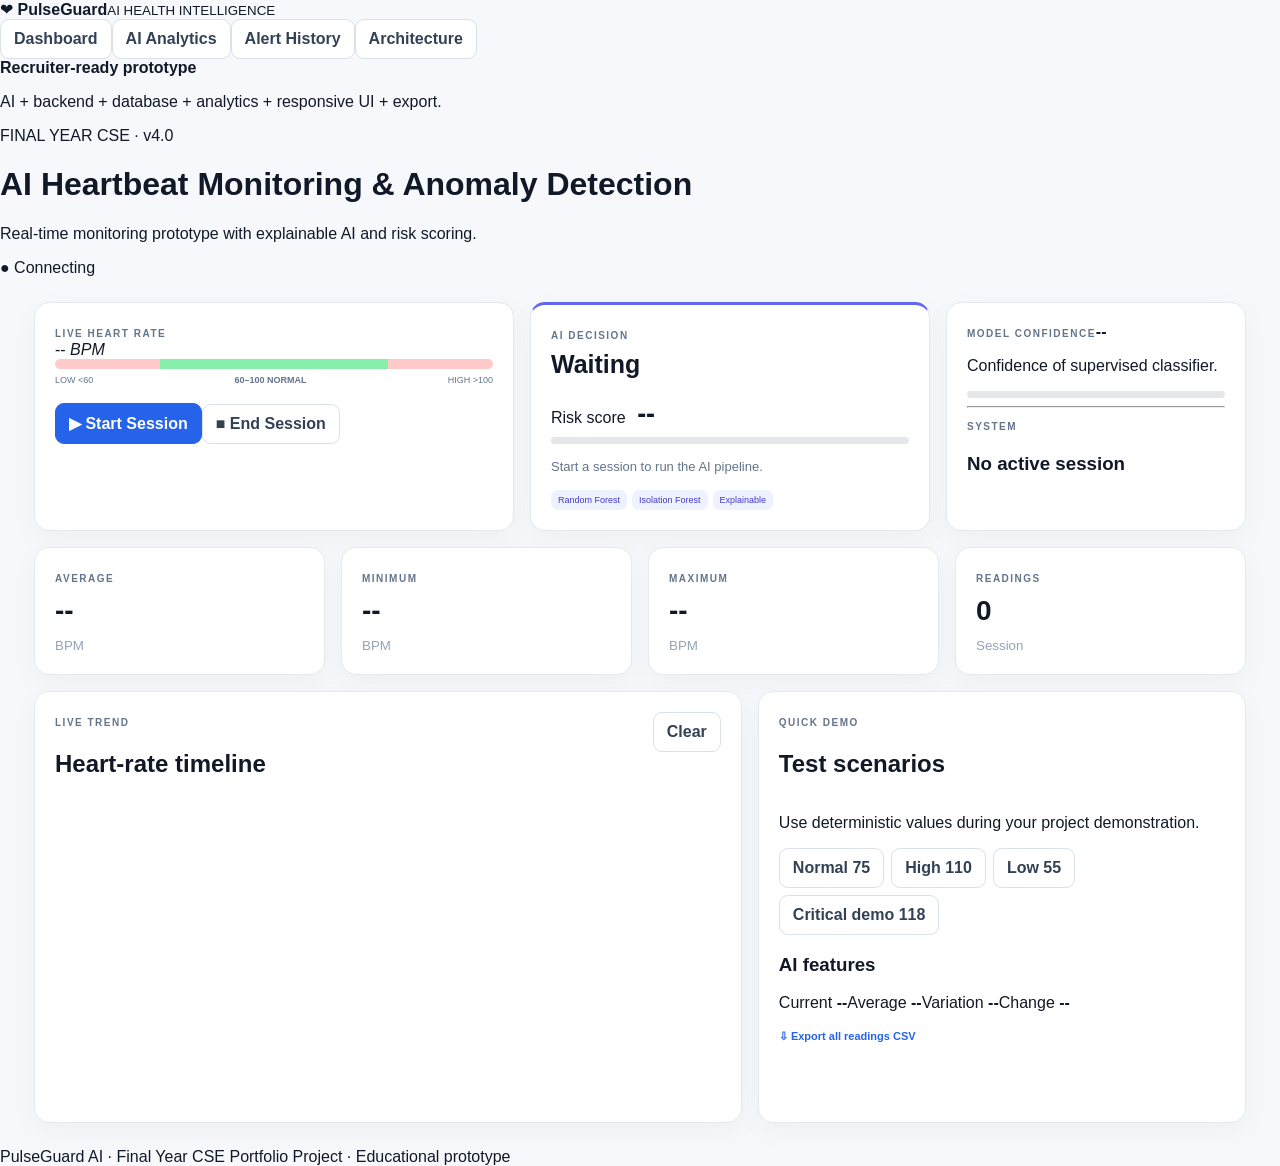
<file: frontend/index.html>
<!doctype html><html><head><meta charset="utf-8"><meta name="viewport" content="width=device-width,initial-scale=1"><title>PulseGuard AI</title><link rel="stylesheet" href="style.css"></head>
<body><div class="app"><aside><div class="logo">❤ <b>PulseGuard</b><small>AI HEALTH INTELLIGENCE</small></div>
<nav><button class="active" data-page="dashboard">Dashboard</button><button data-page="analytics">AI Analytics</button><button data-page="history">Alert History</button><button data-page="architecture">Architecture</button></nav>
<div class="side"><b>Recruiter-ready prototype</b><p>AI + backend + database + analytics + responsive UI + export.</p></div></aside>
<main><header><div><span>FINAL YEAR CSE · v4.0</span><h1>AI Heartbeat Monitoring & Anomaly Detection</h1><p>Real-time monitoring prototype with explainable AI and risk scoring.</p></div><div id="status">● Connecting</div></header>

<section id="dashboard" class="page active"><div class="cards topgrid">
<div class="card big"><label>LIVE HEART RATE</label><div id="bpm">-- <i>BPM</i></div><div class="gauge"><div id="gauge"></div></div><div class="limits"><span>LOW &lt;60</span><b>60–100 NORMAL</b><span>HIGH &gt;100</span></div><button id="start" class="primary">▶ Start Session</button><button id="stop" disabled>■ End Session</button></div>
<div class="card ai"><label>AI DECISION</label><h2 id="ai">Waiting</h2><div class="risk">Risk score <b id="risk">--</b><div><i id="riskbar"></i></div></div><p id="why">Start a session to run the AI pipeline.</p><div class="chips"><span>Random Forest</span><span>Isolation Forest</span><span>Explainable</span></div></div>
<div class="card"><label>MODEL CONFIDENCE</label><strong id="conf">--</strong><p>Confidence of supervised classifier.</p><div class="line"><i id="confbar"></i></div><hr><label>SYSTEM</label><h3 id="session">No active session</h3></div></div>
<div class="cards four"><div class="card stat"><label>AVERAGE</label><b id="avg">--</b><small>BPM</small></div><div class="card stat"><label>MINIMUM</label><b id="min">--</b><small>BPM</small></div><div class="card stat"><label>MAXIMUM</label><b id="max">--</b><small>BPM</small></div><div class="card stat"><label>READINGS</label><b id="count">0</b><small>Session</small></div></div>
<div class="cards twocol"><div class="card chart"><div class="head"><div><label>LIVE TREND</label><h2>Heart-rate timeline</h2></div><button id="clear">Clear</button></div><canvas id="chart" width="1000" height="370"></canvas></div>
<div class="card"><div class="head"><div><label>QUICK DEMO</label><h2>Test scenarios</h2></div></div><p>Use deterministic values during your project demonstration.</p><div class="demo"><button data-v="75">Normal 75</button><button data-v="110">High 110</button><button data-v="55">Low 55</button><button data-v="118">Critical demo 118</button></div><h3>AI features</h3><div class="features"><span>Current <b id="f1">--</b></span><span>Average <b id="f2">--</b></span><span>Variation <b id="f3">--</b></span><span>Change <b id="f4">--</b></span></div><a class="export" href="/api/export.csv">⇩ Export all readings CSV</a></div></div></section>

<section id="analytics" class="page"><h2>AI Analytics</h2><p>Model evaluation and decision pipeline.</p><div class="cards four"><div class="card stat"><label>ACCURACY</label><b id="m1">--</b></div><div class="card stat"><label>PRECISION</label><b id="m2">--</b></div><div class="card stat"><label>RECALL</label><b id="m3">--</b></div><div class="card stat"><label>F1 SCORE</label><b id="m4">--</b></div></div><div class="card"><h2>How the AI works</h2><div class="flow"><span>BPM window</span>→<span>6 features</span>→<span>Random Forest</span>+<span>Isolation Forest</span>→<b>Risk + explanation</b></div><div class="note">Metrics are from synthetic educational data. They are useful for demonstrating an ML pipeline, not for claiming clinical performance.</div></div></section>

<section id="history" class="page"><div class="head"><div><h2>Alert History</h2><p>Persisted readings from SQLite.</p></div><button id="refresh">↻ Refresh</button></div><div class="card table"><table><thead><tr><th>Time</th><th>BPM</th><th>Rule</th><th>AI</th><th>Confidence</th><th>Risk</th><th>Explanation</th></tr></thead><tbody id="tbody"></tbody></table></div></section>

<section id="architecture" class="page"><h2>System Architecture</h2><p>Designed so the current simulator can later be replaced by real sensor hardware.</p><div class="arch"><div>Sensor / Simulator</div><b>→</b><div>Data Gateway</div><b>→</b><div>Feature Engine</div><b>→</b><div>AI Ensemble</div><b>→</b><div>Risk & Alert Engine</div><b>→</b><div>Dashboard + Database</div></div><div class="cards twocol"><div class="card"><h2>Technology</h2><ul><li>Python + Flask REST API</li><li>scikit-learn ML</li><li>SQLite persistence</li><li>HTML/CSS/JavaScript</li><li>CSV export</li></ul></div><div class="card"><h2>Future hardware</h2><ul><li>ESP32 Wi-Fi microcontroller</li><li>MAX30102 optical sensor</li><li>Blynk/cloud notification layer</li><li>Validated biomedical dataset</li><li>Formal testing and security</li></ul></div></div><div class="note">Educational prototype only. Not a medical device and not intended for diagnosis or treatment.</div></section>
<footer>PulseGuard AI · Final Year CSE Portfolio Project · Educational prototype</footer></main></div><script src="app.js"></script></body></html>
</file>
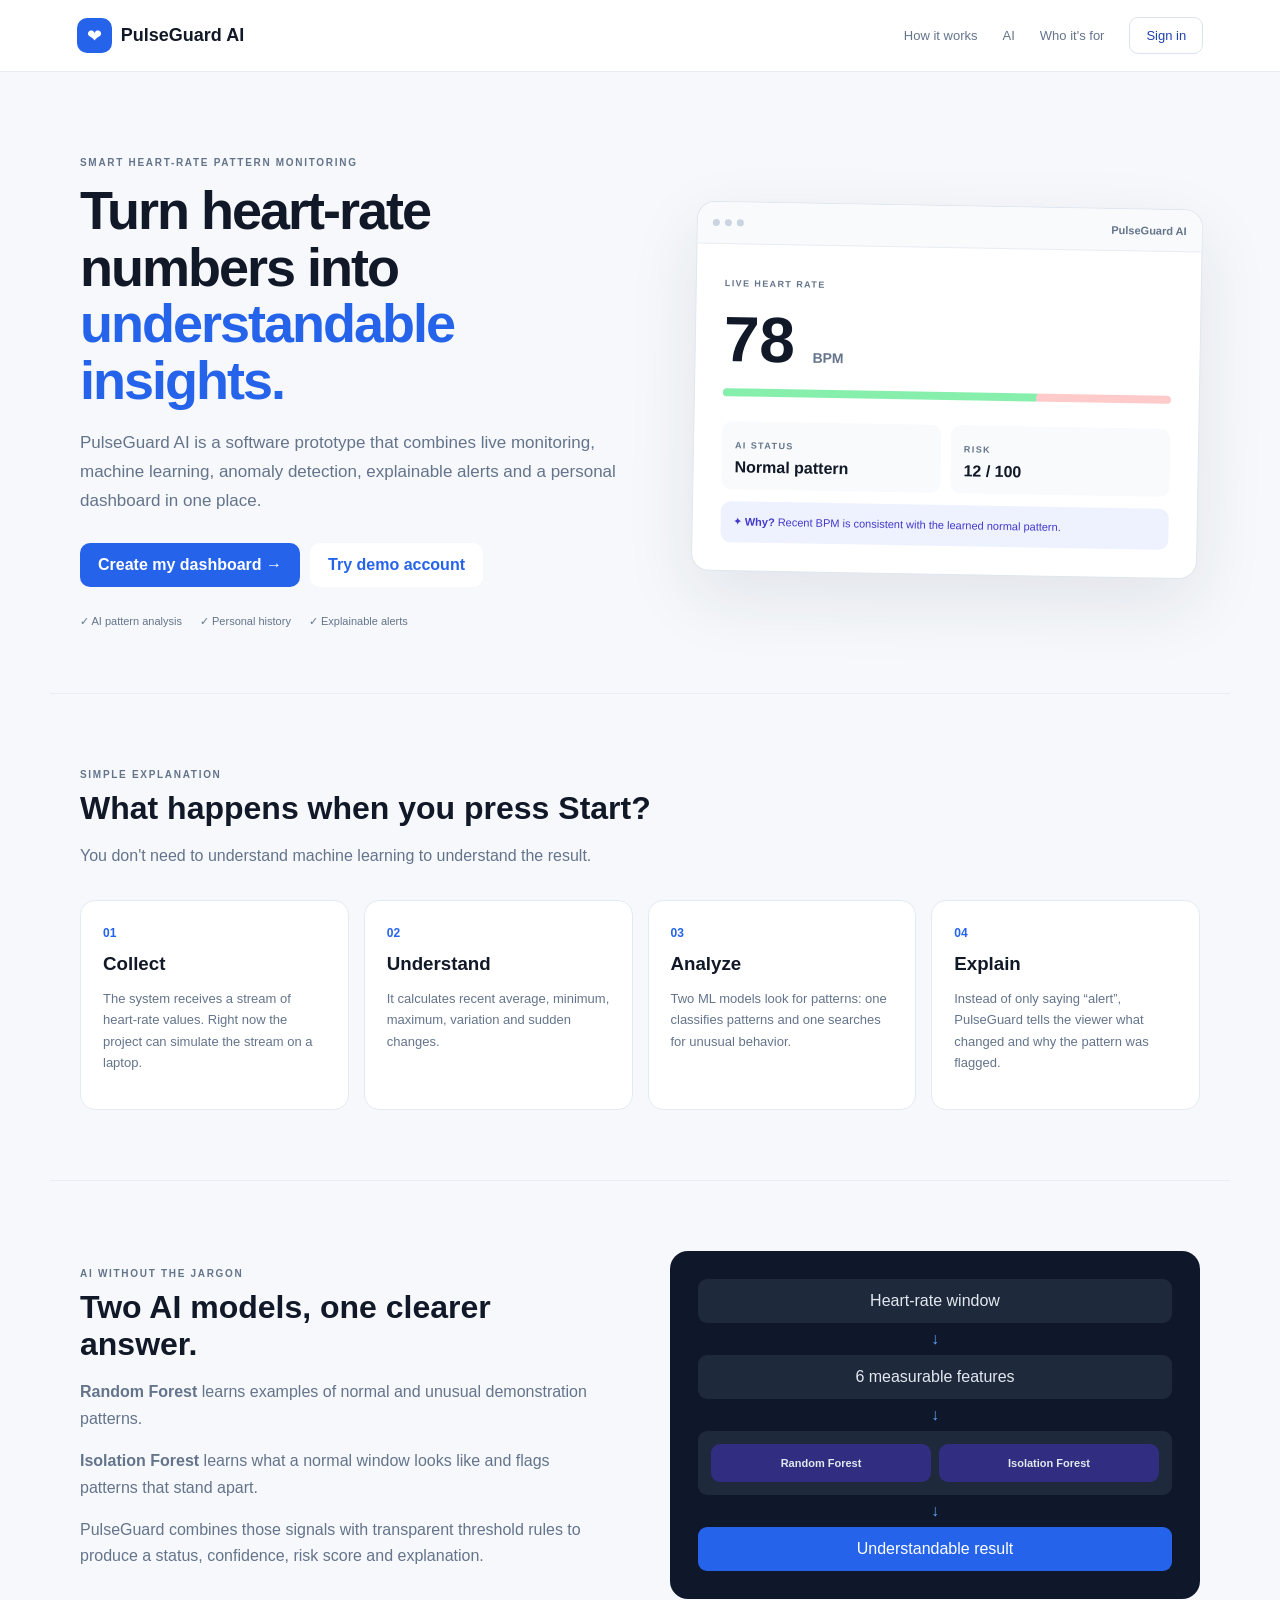
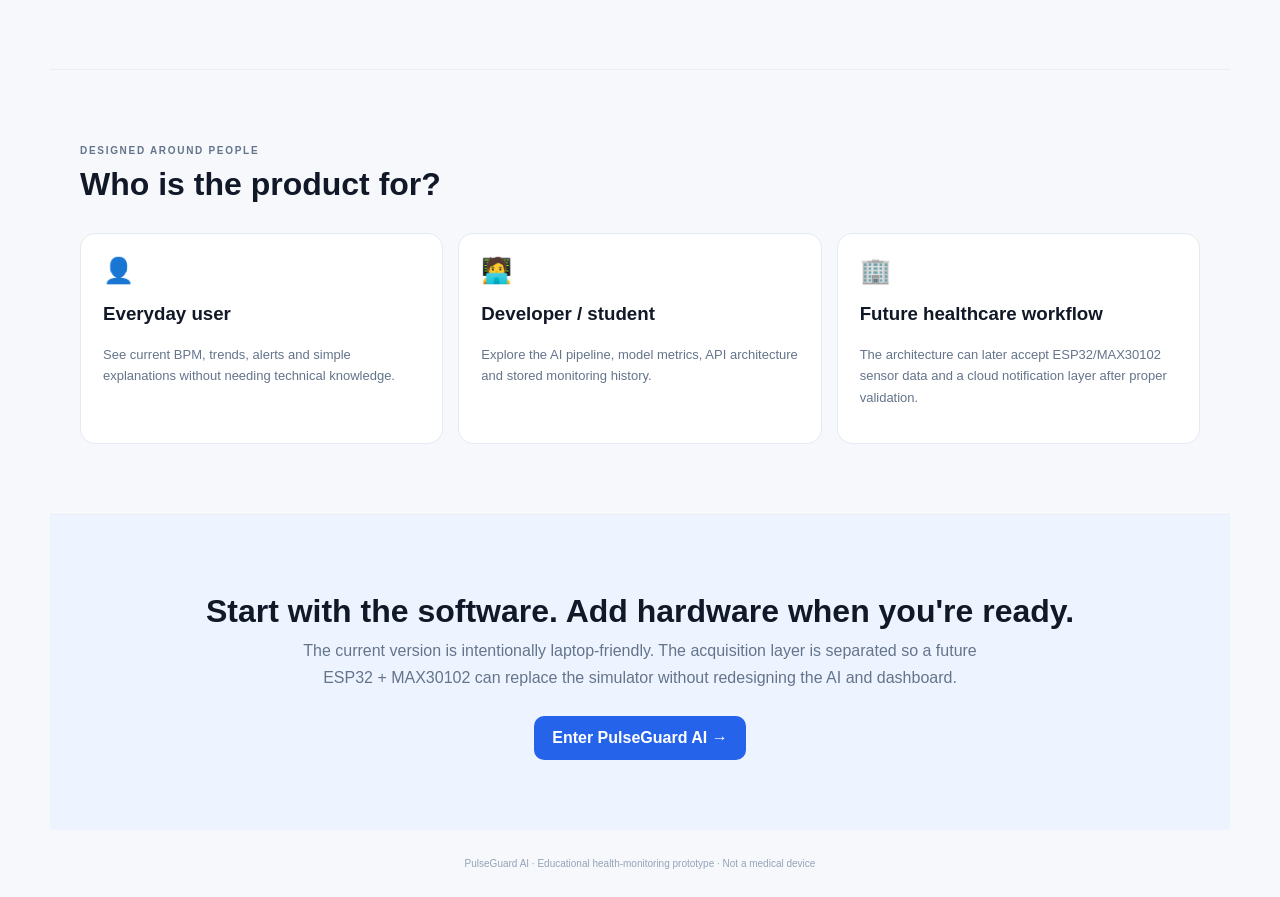
<file: frontend/landing.html>
<!doctype html><html><head><meta charset="utf-8"><meta name="viewport" content="width=device-width,initial-scale=1"><title>PulseGuard AI — Smart Heart-Rate Monitoring</title><link rel="stylesheet" href="style.css"></head><body>
<header class="public-nav"><a class="brand" href="/"><span>❤</span><b>PulseGuard AI</b></a><div><a href="#how">How it works</a><a href="#ai">AI</a><a href="#for">Who it's for</a><a class="navbtn" href="/login">Sign in</a></div></header>
<main class="landing">
<section class="hero"><div class="hero-copy"><span class="eyebrow">SMART HEART-RATE PATTERN MONITORING</span><h1>Turn heart-rate numbers into <em>understandable insights.</em></h1><p>PulseGuard AI is a software prototype that combines live monitoring, machine learning, anomaly detection, explainable alerts and a personal dashboard in one place.</p><div class="hero-actions"><a class="primary bigbtn" href="/register">Create my dashboard →</a><a class="secondary bigbtn" href="/login">Try demo account</a></div><div class="trust"><span>✓ AI pattern analysis</span><span>✓ Personal history</span><span>✓ Explainable alerts</span></div></div>
<div class="hero-visual"><div class="mock-window"><div class="mock-top"><span></span><span></span><span></span><b>PulseGuard AI</b></div><div class="mock-body"><small>LIVE HEART RATE</small><strong>78 <i>BPM</i></strong><div class="mock-line"></div><div class="mock-row"><div><small>AI STATUS</small><b>Normal pattern</b></div><div><small>RISK</small><b>12 / 100</b></div></div><div class="mock-ai">✦ <b>Why?</b> Recent BPM is consistent with the learned normal pattern.</div></div></div></div></section>
<section id="how" class="section"><div class="section-title"><span class="eyebrow">SIMPLE EXPLANATION</span><h2>What happens when you press Start?</h2><p>You don't need to understand machine learning to understand the result.</p></div><div class="steps"><div><b>01</b><h3>Collect</h3><p>The system receives a stream of heart-rate values. Right now the project can simulate the stream on a laptop.</p></div><div><b>02</b><h3>Understand</h3><p>It calculates recent average, minimum, maximum, variation and sudden changes.</p></div><div><b>03</b><h3>Analyze</h3><p>Two ML models look for patterns: one classifies patterns and one searches for unusual behavior.</p></div><div><b>04</b><h3>Explain</h3><p>Instead of only saying “alert”, PulseGuard tells the viewer what changed and why the pattern was flagged.</p></div></div></section>
<section id="ai" class="section split"><div><span class="eyebrow">AI WITHOUT THE JARGON</span><h2>Two AI models, one clearer answer.</h2><p><b>Random Forest</b> learns examples of normal and unusual demonstration patterns.</p><p><b>Isolation Forest</b> learns what a normal window looks like and flags patterns that stand apart.</p><p>PulseGuard combines those signals with transparent threshold rules to produce a status, confidence, risk score and explanation.</p></div><div class="diagram"><div>Heart-rate window</div><span>↓</span><div>6 measurable features</div><span>↓</span><div class="twobox"><b>Random Forest</b><b>Isolation Forest</b></div><span>↓</span><div class="highlight">Understandable result</div></div></section>
<section id="for" class="section"><div class="section-title"><span class="eyebrow">DESIGNED AROUND PEOPLE</span><h2>Who is the product for?</h2></div><div class="audience"><div><span>👤</span><h3>Everyday user</h3><p>See current BPM, trends, alerts and simple explanations without needing technical knowledge.</p></div><div><span>🧑‍💻</span><h3>Developer / student</h3><p>Explore the AI pipeline, model metrics, API architecture and stored monitoring history.</p></div><div><span>🏢</span><h3>Future healthcare workflow</h3><p>The architecture can later accept ESP32/MAX30102 sensor data and a cloud notification layer after proper validation.</p></div></div></section>
<section class="section final-note"><h2>Start with the software. Add hardware when you're ready.</h2><p>The current version is intentionally laptop-friendly. The acquisition layer is separated so a future ESP32 + MAX30102 can replace the simulator without redesigning the AI and dashboard.</p><a class="primary bigbtn" href="/register">Enter PulseGuard AI →</a></section></main><footer>PulseGuard AI · Educational health-monitoring prototype · Not a medical device</footer></body></html>
</file>
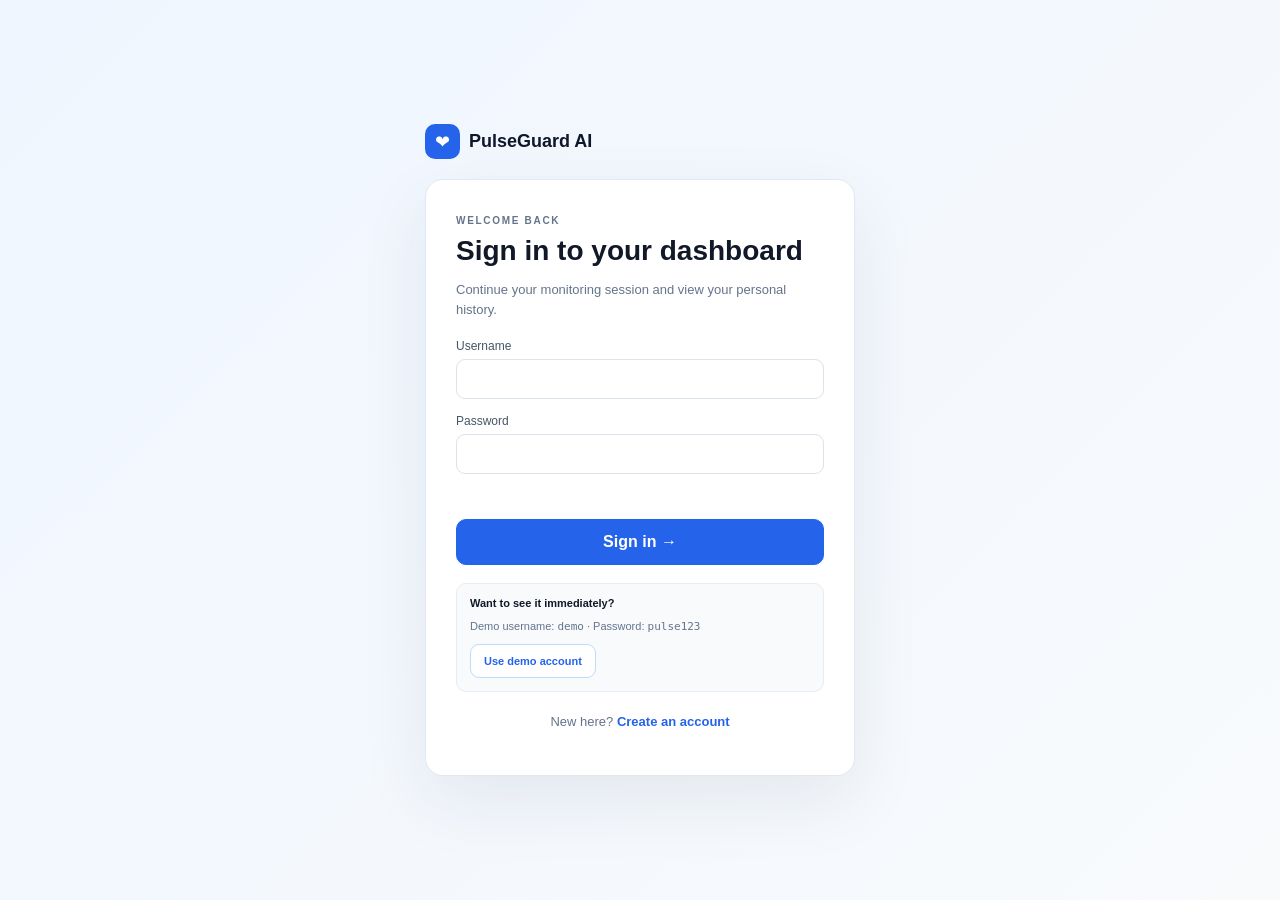
<file: frontend/login.html>
<!doctype html><html><head><meta charset="utf-8"><meta name="viewport" content="width=device-width,initial-scale=1"><title>Sign in — PulseGuard AI</title><link rel="stylesheet" href="style.css"></head><body class="authbody"><div class="authwrap"><a class="brand dark" href="/"><span>❤</span><b>PulseGuard AI</b></a><div class="authcard"><span class="eyebrow">WELCOME BACK</span><h1>Sign in to your dashboard</h1><p>Continue your monitoring session and view your personal history.</p><form id="form"><label>Username<input id="username" autocomplete="username" required></label><label>Password<input id="password" type="password" autocomplete="current-password" required></label><div id="error" class="error"></div><button class="primary bigbtn" type="submit">Sign in →</button></form><div class="demo-box"><b>Want to see it immediately?</b><p>Demo username: <code>demo</code> · Password: <code>pulse123</code></p><button id="demo" class="secondary">Use demo account</button></div><p class="switch">New here? <a href="/register">Create an account</a></p></div></div><script>
const f=document.getElementById("form"),e=document.getElementById("error");f.onsubmit=async x=>{x.preventDefault();let r=await fetch("/api/auth/login",{method:"POST",headers:{"Content-Type":"application/json"},body:JSON.stringify({username:username.value,password:password.value})});let d=await r.json();if(r.ok)location="/app";else e.textContent=d.error};document.getElementById("demo").onclick=()=>{username.value="demo";password.value="pulse123";f.requestSubmit()};
</script></body></html>
</file>
<file: frontend/style.css>
*{box-sizing:border-box}html{scroll-behavior:smooth}body{margin:0;font-family:Inter,Segoe UI,Arial,sans-serif;color:#111827;background:#f6f8fb}a{text-decoration:none;color:inherit}button,input{font:inherit}button{border:1px solid #d9e1ea;background:#fff;color:#334155;border-radius:9px;padding:10px 13px;cursor:pointer;font-weight:700}.primary{background:#2563eb!important;color:#fff!important;border-color:#2563eb!important}.secondary{background:#fff;color:#2563eb;border-color:#bfdbfe}.brand{display:flex;align-items:center;gap:9px;font-size:18px}.brand span{display:grid;place-items:center;width:35px;height:35px;border-radius:10px;background:#2563eb;color:#fff}.brand.dark{color:#0f172a}.public-nav{height:72px;padding:0 6%;display:flex;align-items:center;justify-content:space-between;background:#fff;border-bottom:1px solid #e8edf3}.public-nav>div{display:flex;align-items:center;gap:25px;font-size:13px;color:#64748b}.navbtn{padding:10px 16px;border:1px solid #dbe4ee;border-radius:9px;color:#1e40af}.landing{max-width:1180px;margin:auto}.hero{display:grid;grid-template-columns:1.05fr .95fr;gap:55px;padding:80px 30px 65px;align-items:center}.eyebrow{font-size:10px;letter-spacing:1.7px;color:#64748b;font-weight:850}.hero h1{font-size:54px;line-height:1.05;margin:12px 0 20px;letter-spacing:-2px}.hero h1 em{font-style:normal;color:#2563eb}.hero p{font-size:17px;line-height:1.7;color:#64748b;max-width:640px}.hero-actions{display:flex;gap:10px;margin:28px 0}.bigbtn{display:inline-block;padding:13px 18px;border-radius:10px;font-weight:800}.trust{display:flex;gap:18px;flex-wrap:wrap;color:#64748b;font-size:11px}.mock-window{background:#fff;border:1px solid #dfe6ee;border-radius:18px;box-shadow:0 25px 70px #1e293b18;overflow:hidden;transform:rotate(1deg)}.mock-top{height:42px;background:#f8fafc;border-bottom:1px solid #e8edf3;display:flex;align-items:center;gap:5px;padding:0 15px;color:#64748b;font-size:11px}.mock-top span{width:7px;height:7px;border-radius:50%;background:#cbd5e1}.mock-top b{margin-left:auto}.mock-body{padding:28px}.mock-body small{font-size:9px;letter-spacing:1.4px;color:#64748b;font-weight:800}.mock-body strong{display:block;font-size:64px;margin:12px 0}.mock-body strong i{font-size:14px;color:#64748b;font-style:normal}.mock-line{height:8px;border-radius:20px;background:linear-gradient(90deg,#86efac 0 70%,#fecaca 70%)}.mock-row{display:grid;grid-template-columns:1fr 1fr;gap:10px;margin-top:25px}.mock-row div{background:#f8fafc;border-radius:10px;padding:13px}.mock-row b{display:block;margin-top:6px}.mock-ai{margin-top:12px;background:#eef2ff;color:#4338ca;border-radius:10px;padding:12px;font-size:11px;line-height:1.5}.section{padding:70px 30px;border-top:1px solid #e9eef4}.section-title{margin-bottom:30px}.section-title h2,.section h2{font-size:32px;margin:8px 0}.section-title p,.section p{color:#64748b;line-height:1.65}.steps{display:grid;grid-template-columns:repeat(4,1fr);gap:15px}.steps>div,.audience>div{background:#fff;border:1px solid #e4eaf1;border-radius:15px;padding:22px}.steps b{color:#2563eb;font-size:12px}.steps h3{margin:12px 0 6px}.steps p,.audience p{font-size:13px}.split{display:grid;grid-template-columns:1fr 1fr;gap:60px;align-items:center}.diagram{background:#0f172a;color:#e2e8f0;padding:28px;border-radius:18px;text-align:center}.diagram>div{padding:13px;background:#1e293b;border-radius:9px}.diagram>span{display:block;padding:7px;color:#60a5fa}.twobox{display:grid;grid-template-columns:1fr 1fr;gap:8px}.twobox b{padding:13px;background:#312e81;border-radius:9px;font-size:11px}.diagram .highlight{background:#2563eb;color:#fff}.audience{display:grid;grid-template-columns:repeat(3,1fr);gap:15px}.audience>div>span{font-size:25px}.final-note{text-align:center;background:#eef4ff}.final-note p{max-width:700px;margin:0 auto 25px}.landing+footer,body>footer{text-align:center;padding:28px;color:#94a3b8;font-size:10px}.authbody{min-height:100vh;background:linear-gradient(135deg,#eff6ff,#f8fafc);display:grid;place-items:center}.authwrap{width:min(430px,92%)}.authwrap>.brand{margin-bottom:20px}.authcard{background:#fff;border:1px solid #e1e8f0;border-radius:18px;padding:30px;box-shadow:0 25px 70px #1e293b14}.authcard h1{margin:7px 0;font-size:28px}.authcard>p{color:#64748b;line-height:1.5;font-size:13px}.authcard form{display:grid;gap:15px;margin-top:20px}.authcard label{display:grid;gap:6px;letter-spacing:0;font-size:12px;color:#475569}.authcard input{padding:12px;border:1px solid #dbe3ec;border-radius:9px;outline:none}.authcard input:focus{border-color:#2563eb;box-shadow:0 0 0 3px #2563eb15}.error{color:#b91c1c;font-size:12px;min-height:15px}.demo-box{margin-top:18px;background:#f8fafc;border:1px solid #e7edf3;border-radius:10px;padding:13px;font-size:11px}.demo-box p{color:#64748b}.switch{text-align:center;margin-top:20px!important}.switch a{color:#2563eb;font-weight:800}.appshell{display:flex;min-height:100vh}.sidebar{width:245px;background:#0d1626;color:#9fb0c4;padding:22px 14px;position:sticky;top:0;height:100vh}.sidebar .brand{color:#fff;padding:0 9px 28px}.sidebar .brand small{display:block;font-size:8px;letter-spacing:1.5px;color:#718198;margin-top:3px}.sidebar nav{display:grid;gap:5px}.sidebar nav button{background:transparent;border:0;color:#93a4b8;text-align:left}.sidebar nav button.active,.sidebar nav button:hover{background:#1c2a3e;color:#fff}.side-help{position:absolute;left:14px;right:14px;bottom:20px;border:1px solid #26364d;border-radius:11px;padding:12px;font-size:11px;line-height:1.5}.apphead{background:#fff;border-bottom:1px solid #e6ebf1;padding:25px 34px;display:flex;justify-content:space-between;align-items:center;gap:20px}.apphead h1{margin:7px 0 4px;font-size:26px}.apphead p{margin:0;color:#64748b}.userbox{display:flex;align-items:center;gap:12px}.userbox small{display:block;color:#94a3b8;font-size:10px;margin-top:2px}.userbox button{font-size:11px}.appshell main{flex:1;min-width:0}.page{display:none;padding:25px 34px}.page.active{display:block}.intro{display:flex;justify-content:space-between;gap:15px;align-items:center;background:#eef4ff;border:1px solid #dbeafe;padding:12px 15px;border-radius:11px;margin-bottom:16px;font-size:12px}.intro b{display:block;color:#1e40af}.intro span{color:#64748b}.cards{display:grid;gap:16px}.topgrid{grid-template-columns:1.2fr 1fr .75fr}.four{grid-template-columns:repeat(4,1fr);margin-top:16px}.twocol{grid-template-columns:1.45fr 1fr;margin-top:16px}.card{background:#fff;border:1px solid #e4e9ef;border-radius:15px;padding:20px;box-shadow:0 8px 28px #0f172a0a}.card label{font-size:10px;letter-spacing:1.5px;color:#64748b;font-weight:850}.live #bpm{font-size:68px;font-weight:900;margin:12px 0}.live #bpm i{font-size:15px;color:#64748b;font-style:normal}.gauge{height:10px;background:linear-gradient(90deg,#fecaca 0 24%,#86efac 24% 76%,#fecaca 76%);border-radius:20px;overflow:hidden}.gauge i{display:block;height:100%;width:2%;background:#111827;border-radius:20px}.limits{display:flex;justify-content:space-between;color:#64748b;font-size:9px;margin:6px 0 18px}.ai{border-top:3px solid #6366f1}.row,.head{display:flex;justify-content:space-between;gap:10px;align-items:flex-start}.ai h2{font-size:25px;margin:7px 0}.aiicon{width:40px;height:40px;display:grid;place-items:center;background:#eef2ff;color:#4338ca;border-radius:50%;font-weight:900}.risk{margin-top:20px}.risk>span{color:#64748b;font-size:11px}.risk>b{font-size:27px;margin-left:7px}.risk>div,.line{height:7px;background:#e5e7eb;border-radius:20px;overflow:hidden;margin-top:7px}.risk i,.line i{display:block;height:100%;width:0;background:#f59e0b;border-radius:20px}.ai p{color:#64748b;line-height:1.55;font-size:13px}.chips{display:flex;gap:5px;flex-wrap:wrap}.chips span{background:#eef2ff;color:#4338ca;border-radius:7px;padding:5px 7px;font-size:9px}.confidence strong{display:block;font-size:36px;margin:12px 0}.confidence p{color:#64748b;line-height:1.5;font-size:12px}.confidence hr{border:0;border-top:1px solid #edf1f5;margin:20px 0}.stat b{display:block;font-size:28px;margin:9px 0}.stat small{color:#94a3b8}.chart canvas{width:100%;height:310px}.demo{display:flex;flex-wrap:wrap;gap:7px}.muted{color:#64748b;line-height:1.55;font-size:13px}.plain-card{margin-top:18px;background:#f8fafc;border-radius:10px;padding:12px;font-size:11px;line-height:1.5}.plain-card p{color:#64748b}.export,.download{display:inline-block;margin-top:18px;color:#2563eb;font-size:11px;font-weight:800}.sectiontitle{margin-bottom:22px}.sectiontitle h2{margin:7px 0;font-size:30px}.sectiontitle p{margin:0;color:#64748b}.simpleflow,.bigflow{display:flex;flex-wrap:wrap;gap:8px;align-items:center;margin-top:20px}.simpleflow span,.simpleflow b,.bigflow span,.bigflow strong{padding:11px;background:#f1f5f9;border-radius:8px;font-size:11px}.simpleflow b,.bigflow strong{background:#eef2ff;color:#4338ca}.bigflow b{color:#94a3b8}.notice{margin-top:18px;padding:13px;background:#fff7ed;color:#9a3412;border-radius:9px;font-size:12px;line-height:1.5}.table{overflow:auto}table{width:100%;border-collapse:collapse;min-width:850px}th,td{padding:11px;border-bottom:1px solid #edf1f5;text-align:left;font-size:10px;vertical-align:top}th{font-size:9px;color:#64748b;letter-spacing:1px}.arch{display:flex;gap:8px;align-items:center;flex-wrap:wrap;margin:25px 0}.arch>div{background:#fff;border:1px solid #e4eaf1;border-radius:13px;padding:15px;min-width:130px;box-shadow:0 7px 20px #0f172a08}.arch div>b{display:block;color:#2563eb;font-size:10px}.arch strong{display:block;margin:6px 0;font-size:12px}.arch small{color:#64748b;font-size:9px;line-height:1.4}.appshell footer{text-align:center;color:#94a3b8;font-size:9px;padding:30px}.modal{display:none;position:fixed;inset:0;background:#0f172a99;place-items:center;padding:20px;z-index:20}.modal.show{display:grid}.modalbox{background:#fff;width:min(500px,100%);border-radius:17px;padding:27px;position:relative;box-shadow:0 30px 100px #0003}.x{position:absolute;right:14px;top:12px;border:0;font-size:22px}.touritem{display:grid;grid-template-columns:135px 1fr;gap:10px;padding:13px 0;border-bottom:1px solid #edf1f5;font-size:12px}.touritem span{color:#64748b;line-height:1.5}@media(max-width:1050px){.topgrid,.twocol{grid-template-columns:1fr}.four{grid-template-columns:1fr 1fr}.hero{grid-template-columns:1fr}.hero h1{font-size:43px}.steps{grid-template-columns:1fr 1fr}.audience{grid-template-columns:1fr}.page,.apphead{padding-left:20px;padding-right:20px}}@media(max-width:700px){.public-nav>div a:not(.navbtn){display:none}.hero{padding:45px 18px}.hero h1{font-size:35px}.hero-actions{flex-direction:column}.section{padding:50px 18px}.steps,.split{grid-template-columns:1fr}.appshell{display:block}.sidebar{width:100%;height:auto;position:relative;padding:10px}.sidebar .brand{padding-bottom:10px}.side-help{display:none}.sidebar nav{display:flex;overflow:auto}.sidebar nav button{white-space:nowrap}.page{padding:15px 10px}.apphead{padding:17px;display:block}.userbox{margin-top:15px}.live #bpm{font-size:52px}.four{grid-template-columns:1fr 1fr}.touritem{grid-template-columns:1fr}.mock-body strong{font-size:48px}}
.bell{position:relative;padding:8px 10px;background:#f8fafc}.bell span{position:absolute;top:-5px;right:-5px;min-width:17px;height:17px;border-radius:99px;background:#ef4444;color:#fff;font-size:9px;display:grid;place-items:center}.alertslist{display:grid;gap:10px}.alertcard{background:#fff;border:1px solid #fed7aa;border-left:4px solid #f59e0b;border-radius:12px;padding:16px}.alertcard.high{border-left-color:#ef4444}.alertcard.read{opacity:.68}.alerttop{display:flex;justify-content:space-between;gap:15px}.alerttop span{font-size:9px;color:#94a3b8}.alertcard p{font-size:12px;color:#475569;line-height:1.55}.alertcard small{color:#64748b;font-size:10px}.alertcard button{display:block;margin-top:10px;padding:7px 10px;font-size:10px}

.insight-grid{display:grid;grid-template-columns:1fr 1fr;gap:9px;margin-top:18px}.insight-grid div{background:#f8fafc;border:1px solid #edf1f5;border-radius:10px;padding:14px}.insight-grid span{display:block;color:#94a3b8;font-size:9px;text-transform:uppercase;letter-spacing:1px}.insight-grid b{display:block;margin-top:6px;font-size:19px}.reportbtn{margin-top:12px}.reporthint{margin-top:12px!important}.card>canvas{width:100%;height:300px}

.alertslist{display:grid;gap:12px}.alertitem{border:1px solid #e5e7eb;border-radius:14px;padding:18px;background:#fff}.alertitem.unread{border-left:4px solid #ef4444;background:#fffafa}.alerttop{display:flex;justify-content:space-between;color:#94a3b8;font-size:12px}.alertsev{font-weight:800;font-size:10px;letter-spacing:1px}.alertsev.high{color:#dc2626}.alertsev.attention{color:#d97706}.alertitem h3{margin:10px 0 6px}.alertitem p{margin:0;color:#64748b}.alertmeta{display:flex;gap:14px;align-items:center;margin-top:12px;color:#64748b;font-size:12px}.alertmeta button{margin-left:auto}.emptyalert{text-align:center;padding:55px 20px;border:1px dashed #cbd5e1;border-radius:14px;color:#64748b}.emptyicon{margin:auto auto 10px;width:42px;height:42px;border-radius:50%;display:grid;place-items:center;background:#ecfdf5;color:#16a34a;font-size:20px}

.live-dot{font-size:13px;color:#22c55e}.live-events{display:grid;gap:8px}.live-event{display:grid;grid-template-columns:90px 1fr 1fr 90px 180px;gap:10px;align-items:center;border:1px solid #edf1f5;border-radius:10px;padding:11px 13px;background:#fbfdff;font-size:11px}.live-event span{color:#64748b}.live-event small{color:#94a3b8;text-align:right}.live-event.event-alert{border-left:4px solid #ef4444;background:#fff7f7}.legend{margin-top:8px;color:#94a3b8;font-size:10px}.decision-box{display:grid;grid-template-columns:1fr 1fr 1fr;gap:8px;margin:18px 0}.decision-box div{background:#f8fafc;border:1px solid #edf1f5;border-radius:10px;padding:12px}.decision-box span{display:block;font-size:9px;color:#94a3b8;text-transform:uppercase;letter-spacing:1px}.decision-box b{display:block;margin-top:5px;font-size:15px}
</file>
